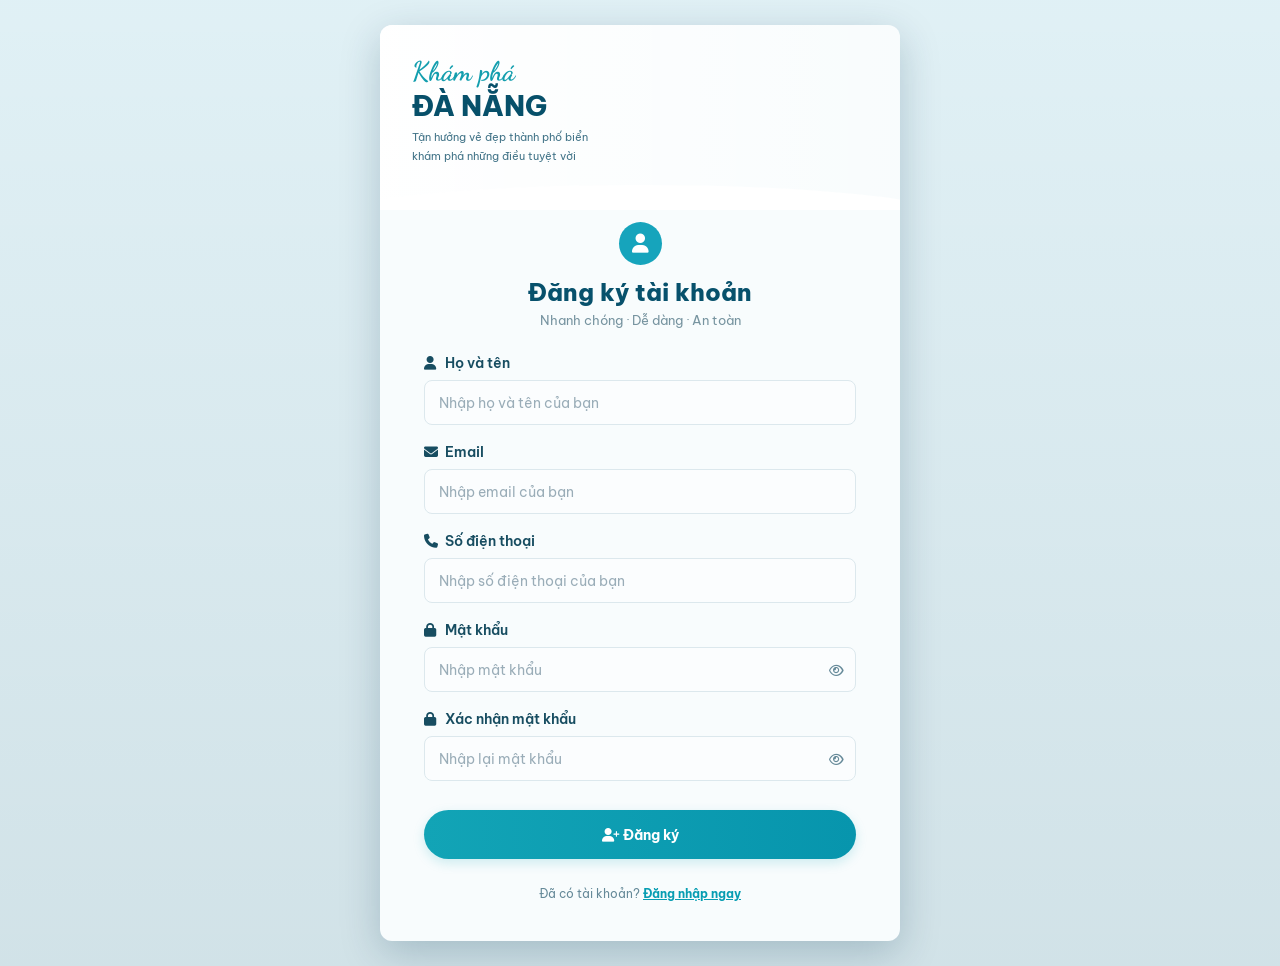
<file: Html/Dangky.html>
<!DOCTYPE html>
<html lang="vi">
<head>
    <meta charset="UTF-8">
    <meta name="viewport" content="width=device-width, initial-scale=1.0">
    <title>Đăng ký tài khoản - Đà Nẵng</title>

    <link rel="stylesheet" href="../Css/Dangky.css">

    <link rel="preconnect" href="https://fonts.googleapis.com">
    <link href="https://fonts.googleapis.com/css2?family=Be+Vietnam+Pro:wgh…;600;700;800&family=Dancing+Script:wght@600;700&display=swap" rel="stylesheet">

    <link rel="stylesheet" href="https://cdnjs.cloudflare.com/ajax/libs/font-awesome/6.5.2/css/all.min.css">
</head>
<body>

<div class="register-container">

    <div class="banner">
        <div class="banner-script">Khám phá</div>
        <h1>ĐÀ NẴNG</h1>
        <p>Tận hưởng vẻ đẹp thành phố biển<br>
        khám phá những điều tuyệt vời</p>
    </div>

    <div class="form-content">

        <div class="user-icon">
            <i class="fa-solid fa-user"></i>
        </div>

        <h2 class="form-title">Đăng ký tài khoản</h2>
        <p class="form-subtitle">
            Nhanh chóng · Dễ dàng · An toàn
        </p>

        <div class="success-message" id="success" role="status" aria-live="polite">
            <i class="fa-solid fa-circle-check"></i>
            Bạn đã đăng ký tài khoản thành công
        </div>

        <form id="registerForm">

            <div class="input-group">
                <label><i class="fa-solid fa-user"></i> Họ và tên</label>
                <input type="text" id="fullname" placeholder="Nhập họ và tên của bạn">
                <small class="error-message" id="fullnameError"></small>
            </div>

            <div class="input-group">
                <label><i class="fa-solid fa-envelope"></i> Email</label>
                <input type="email" id="email" placeholder="Nhập email của bạn">
                <small class="error-message" id="emailError"></small>
            </div>

            <div class="input-group">
                <label><i class="fa-solid fa-phone"></i> Số điện thoại</label>
                <input type="tel" id="phone" placeholder="Nhập số điện thoại của bạn">
                <small class="error-message" id="phoneError"></small>
            </div>

            <div class="input-group">
                <label><i class="fa-solid fa-lock"></i> Mật khẩu</label>
                <div class="password-box">
                    <input type="password" id="password" placeholder="Nhập mật khẩu">
                    <i class="fa-regular fa-eye toggle-password"
                       onclick="togglePassword('password', this)"></i>
                </div>
                <small class="error-message" id="passwordError"></small>
            </div>

            <div class="input-group">
                <label><i class="fa-solid fa-lock"></i> Xác nhận mật khẩu</label>
                <div class="password-box">
<input type="password" id="confirmPassword" placeholder="Nhập lại mật khẩu">
                    <i class="fa-regular fa-eye toggle-password"
                       onclick="togglePassword('confirmPassword', this)"></i>
                </div>
                <small class="error-message" id="confirmPasswordError"></small>
            </div>

            <small class="error-message" id="storageError"></small>

            <button type="submit" class="register-btn">
                <i class="fa-solid fa-user-plus"></i>
                Đăng ký
            </button>

        </form>

        <div class="footer">
            Đã có tài khoản?
            <a href="Dangnhap.html">Đăng nhập ngay</a>
        </div>

    </div>
</div>

<script src="../JS/Dangky.js"></script>
</body>
</html>
</file>
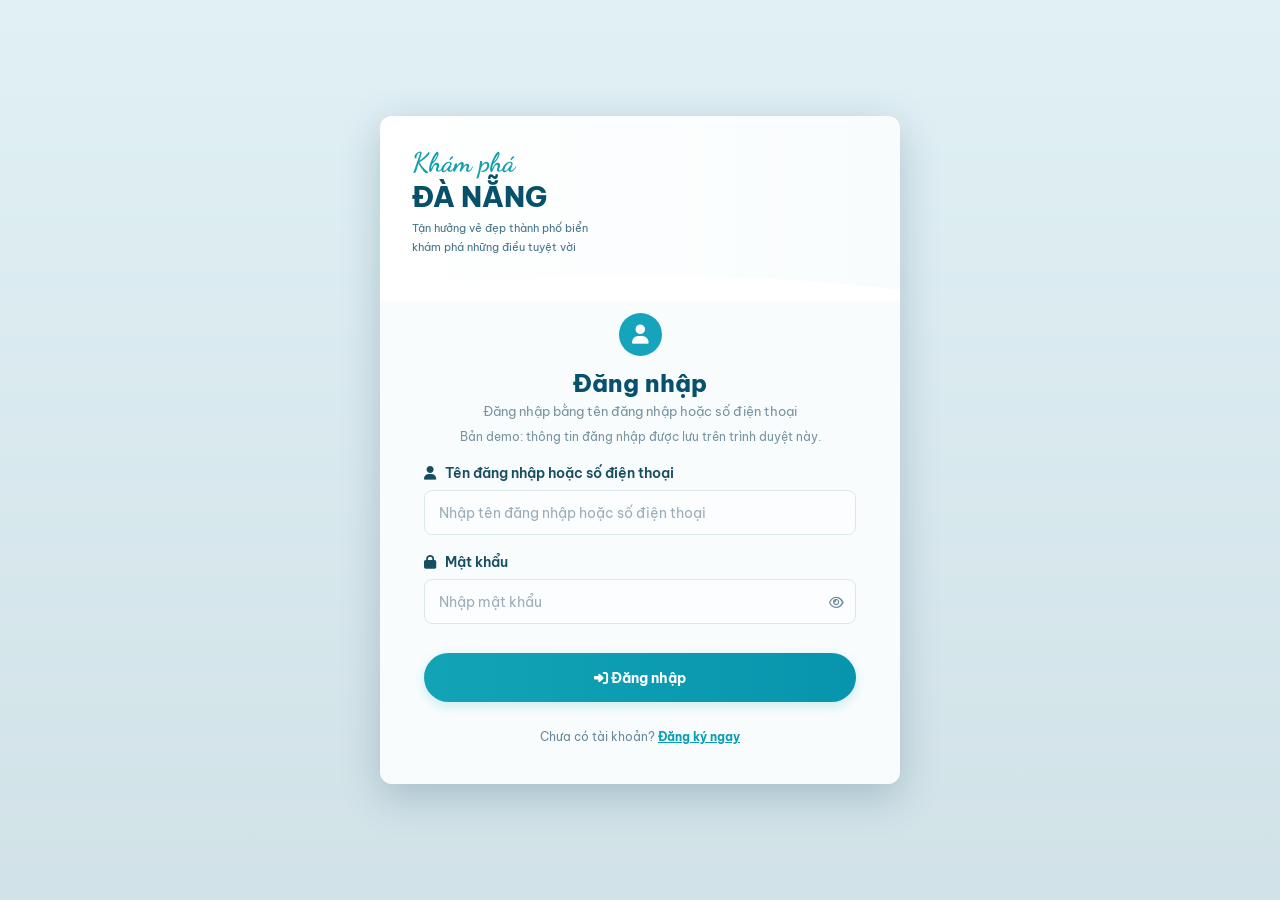
<file: Html/Dangnhap.html>
<!DOCTYPE html>
<html lang="vi">
<head>
    <meta charset="UTF-8">
    <meta name="viewport" content="width=device-width, initial-scale=1.0">
    <title>Đăng nhập - Đà Nẵng</title>

    <link rel="stylesheet" href="../Css/Dangky.css">
    <link rel="stylesheet" href="../Css/Dangnhap.css">

    <link rel="preconnect" href="https://fonts.googleapis.com">
    <link href="https://fonts.googleapis.com/css2?family=Be+Vietnam+Pro:wght@400;500;600;700;800&family=Dancing+Script:wght@600;700&display=swap" rel="stylesheet">
    <link rel="stylesheet" href="https://cdnjs.cloudflare.com/ajax/libs/font-awesome/6.5.2/css/all.min.css">
</head>
<body>
    <div class="register-container">
        <div class="banner">
            <div class="banner-script">Khám phá</div>
            <h1>ĐÀ NẴNG</h1>
            <p>Tận hưởng vẻ đẹp thành phố biển<br>
            khám phá những điều tuyệt vời</p>
        </div>

        <div class="form-content">
            <div class="user-icon">
                <i class="fa-solid fa-user"></i>
            </div>

            <h2 class="form-title">Đăng nhập</h2>
            <p class="form-subtitle">Đăng nhập bằng tên đăng nhập hoặc số điện thoại</p>
            <small class="login-notice">Bản demo: thông tin đăng nhập được lưu trên trình duyệt này.</small>

            <div class="success-message" id="success" role="status" aria-live="polite">
                Đăng nhập thành công. Đang chuyển về trang chủ...
            </div>

            <form id="loginForm">
                <div class="input-group">
                    <label for="username"><i class="fa-solid fa-user"></i> Tên đăng nhập hoặc số điện thoại</label>
                    <input type="text" id="username" placeholder="Nhập tên đăng nhập hoặc số điện thoại" autocomplete="username">
                    <small class="error-message" id="usernameError"></small>
                </div>

                <div class="input-group">
                    <label for="password"><i class="fa-solid fa-lock"></i> Mật khẩu</label>
                    <div class="password-box">
                        <input type="password" id="password" placeholder="Nhập mật khẩu" autocomplete="current-password">
                        <i class="fa-regular fa-eye toggle-password"
                           onclick="togglePassword('password', this)"></i>
                    </div>
                    <small class="error-message" id="passwordError"></small>
                </div>

                <small class="error-message" id="storageError"></small>

                <button type="submit" class="register-btn">
                    <i class="fa-solid fa-right-to-bracket"></i>
                    Đăng nhập
                </button>
            </form>

            <div class="footer">
                Chưa có tài khoản?
                <a href="Dangky.html">Đăng ký ngay</a>
            </div>
        </div>
    </div>

    <script src="../JS/Dangnhap.js"></script>
</body>
</html>
</file>
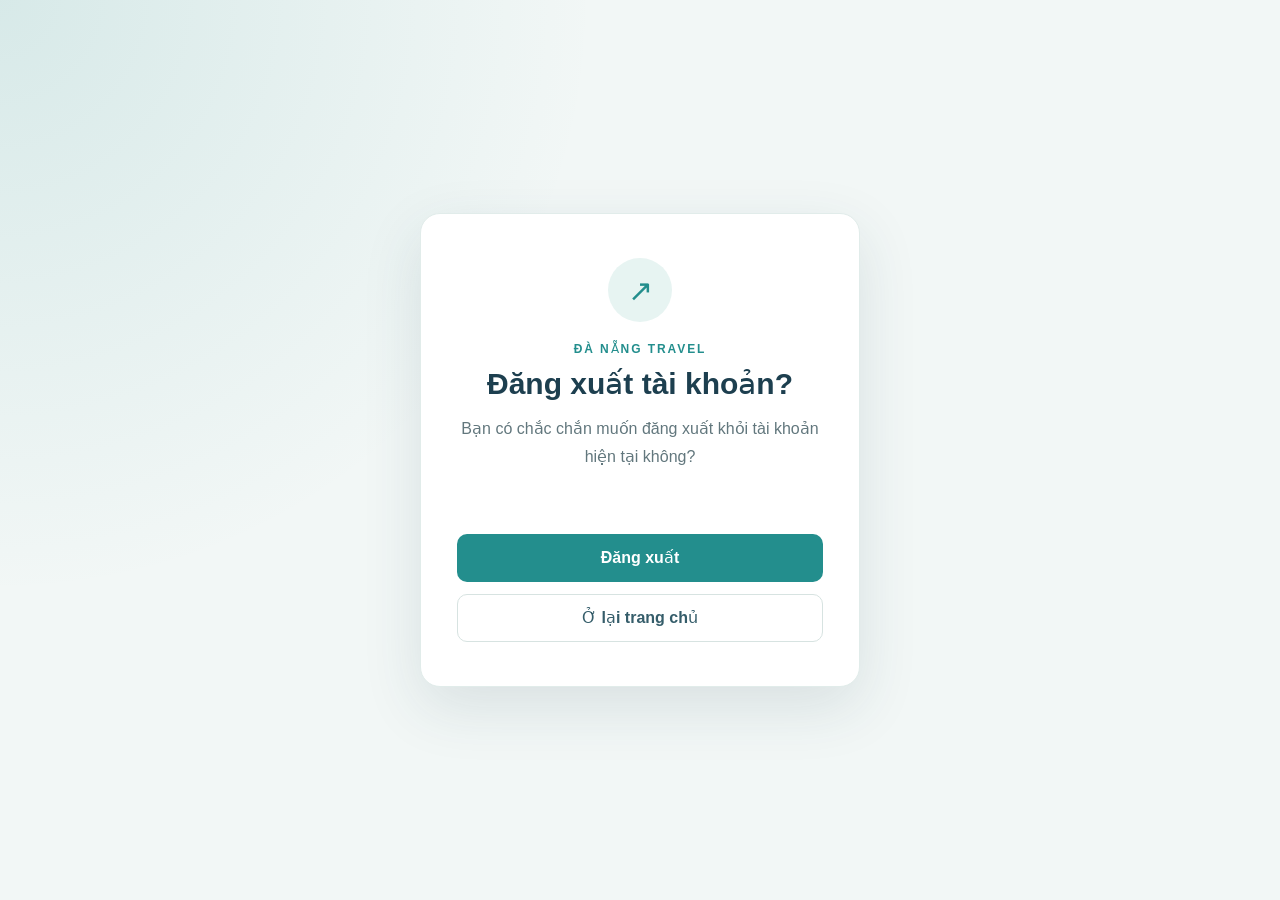
<file: Html/Dangxuat.html>
<!DOCTYPE html>
<html lang="vi">
<head>
    <meta charset="UTF-8">
    <meta name="viewport" content="width=device-width, initial-scale=1.0">
    <title>Đăng xuất - Đà Nẵng Travel</title>
    <link rel="stylesheet" href="../Css/Dangxuat.css">
</head>
<body>
    <main class="logout-card">
        <div class="logout-icon" aria-hidden="true">↗</div>
        <p class="eyebrow">ĐÀ NẴNG TRAVEL</p>
        <h1>Đăng xuất tài khoản?</h1>
        <p class="logout-description">
            Bạn có chắc chắn muốn đăng xuất khỏi tài khoản hiện tại không?
        </p>

        <p class="logout-message" id="logoutMessage" role="status" aria-live="polite"></p>

        <form id="logoutForm" class="logout-actions">
            <button type="submit" class="button button-primary">Đăng xuất</button>
            <a class="button button-secondary" href="index.html">Ở lại trang chủ</a>
        </form>
    </main>

    <script src="../JS/Dangxuat.js"></script>
</body>
</html>
</file>
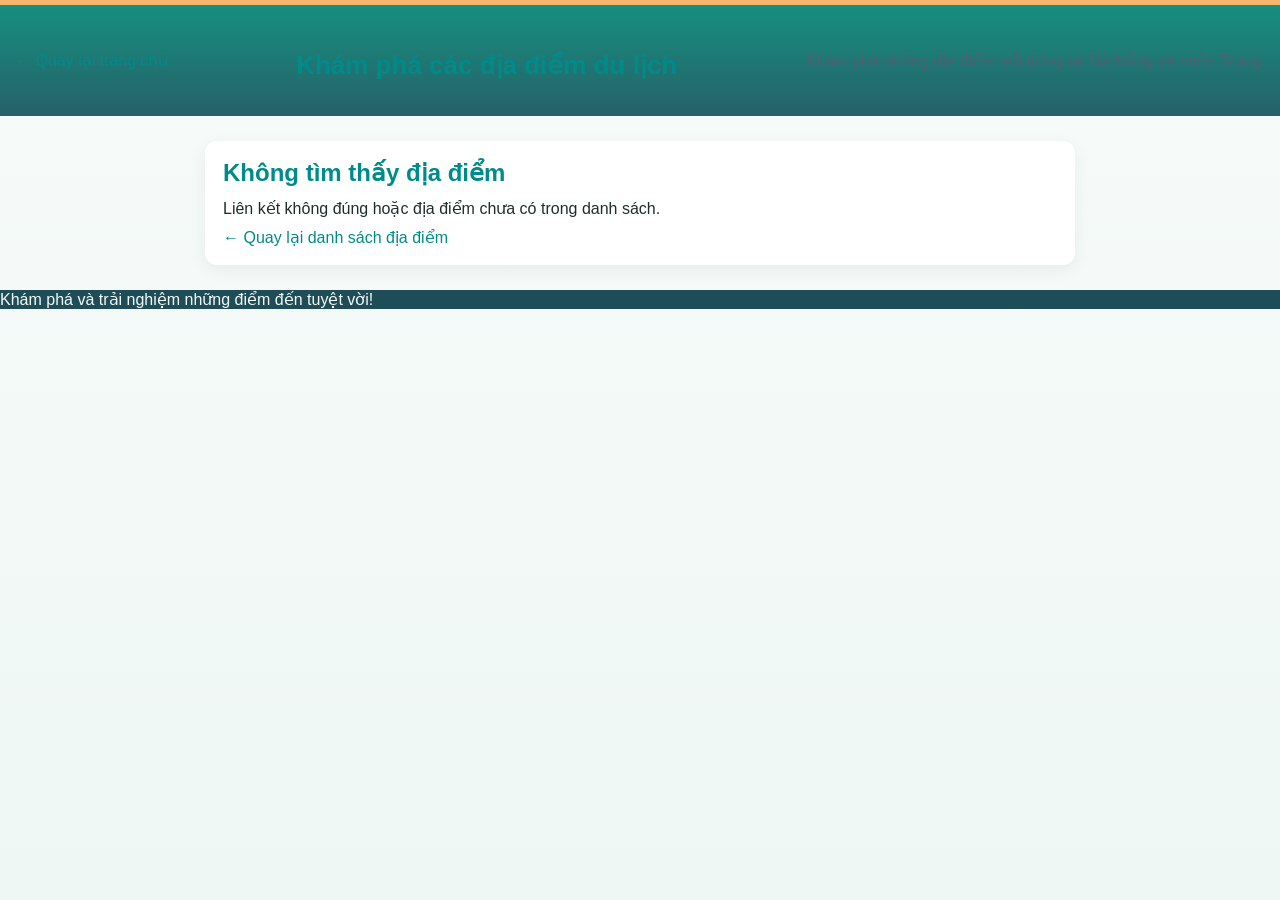
<file: Html/diadiem.html>
<!DOCTYPE html>
<html lang="vi">
<head>
    <meta charset="UTF-8">
    <meta name="viewport" content="width=device-width, initial-scale=1.0">
    <title>Thông tin địa điểm du lịch</title>
    <link rel="stylesheet" href="../Css/style.css">
    <script src="../JS/index.js" defer></script>
</head>
<body>

    <header class="detail-header">
        <a href="index.html" class="back-link">
            ← Quay lại trang chủ
        </a>
        <h1>Khám phá các địa điểm du lịch</h1>
        <p>Khám phá những địa điểm nổi tiếng tại Đà Nẵng và miền Trung.</p>
    </header>

    <main class="detail-container">

        <!-- JavaScript tạo thông tin chi tiết từ mảng -->
        <div id="detailList"></div>   
    </main>
    <footer class="footer">
        <p>Khám phá và trải nghiệm những điểm đến tuyệt vời!</p>
    </footer>

</body>
</html>
</file>
<file: Css/Dangky.css>
* {
    margin: 0;
    padding: 0;
    box-sizing: border-box;
}

body {
    min-height: 100vh;
    display: flex;
    justify-content: center;
    align-items: center;
    padding: 25px 12px;
    font-family: 'Be Vietnam Pro', sans-serif;

    background:
        linear-gradient(rgba(0,135,175,.12), rgba(0,95,125,.18)),
        url('https://booking.muongthanh.com/upload_images/images/H%60/bai-bien-my-khe-da-nang.jpg')
        center/cover no-repeat fixed;
}

/* CONTAINER */
.register-container {
    width: 100%;
    max-width: 520px;
    background: #f8fcfd;
    border-radius: 12px;
    overflow: hidden;
    box-shadow: 0 12px 40px rgba(0,49,77,.22);
    animation: fadeIn .7s ease;
}

@keyframes fadeIn {
    from {
        opacity: 0;
        transform: translateY(20px);
    }
    to {
        opacity: 1;
        transform: translateY(0);
    }
}

/* BANNER */
.banner {
    height: 185px;
    padding: 30px 32px;
    position: relative;
    overflow: hidden;

    background:
        linear-gradient(90deg,
            rgba(255,255,255,.96),
            rgba(255,255,255,.08)),
        url('https://media.vietravel.com/images/Content/dia-diem-du-lich-da-nang-4245.jpg')
        center/cover no-repeat;
}

.banner::after {
    content: "";
    position: absolute;
    bottom: -40px;
    left: -10%;
    width: 120%;
    height: 65px;
    background: white;
    border-radius: 50%;
}

.banner-script {
    font-family: 'Dancing Script', cursive;
    color: #139eae;
    font-size: 27px;
    font-weight: 700;
}

.banner h1 {
    font-size: 28px;
    color: #07506a;
    font-weight: 800;
}

.banner p {
    color: #427488;
    font-size: 11px;
    line-height: 1.7;
    margin-top: 5px;
}

/* FORM */
.form-content {
    padding: 12px 44px 40px;
}

.user-icon {
    width: 43px;
    height: 43px;
    border-radius: 50%;
    background: #16a4bc;
    color: white;
    display: flex;
    align-items: center;
    justify-content: center;
    margin: 0 auto 12px;
    font-size: 19px;
}

.form-title {
    text-align: center;
    color: #07516c;
    font-size: 24px;
    font-weight: 800;
}

.form-subtitle {
    text-align: center;
    color: #7794a0;
    font-size: 13px;
    margin-top: 5px;
    margin-bottom: 26px;
}

/* INPUT */
.input-group {
    margin-bottom: 18px;
}

.input-group label {
    display: flex;
    align-items: center;
    gap: 8px;
    color: #174d61;
    font-size: 14px;
    font-weight: 600;
    margin-bottom: 8px;
}

.input-group label i {
    width: 13px;
    font-size: 14px;
}

.input-group input {
    width: 100%;
    height: 45px;
    padding: 0 14px;
    border: 1px solid #dce8ed;
    border-radius: 8px;
    outline: none;
    background: #fbfdfe;
    font-family: inherit;
    font-size: 14px;
    color: #28566a;
    transition: .25s;
}

.input-group input::placeholder {
    color: #9aadb8;
}

.input-group input:focus {
    border-color: #159eb3;
    background: white;
    box-shadow: 0 0 0 3px rgba(21,158,179,.10);
}

/* PASSWORD */
.password-box {
position: relative;
}

.password-box input {
    padding-right: 35px;
}

.toggle-password {
    position: absolute;
    right: 12px;
    top: 50%;
    transform: translateY(-50%);
    cursor: pointer;
    color: #668a99;
    font-size: 13px;
}

/* ERROR */
.error-message {
    font-size: 12px;
    color: #e34e4e;
    margin-top: 4px;
    display: block;
    min-height: 0;
}

.error-message:not(:empty) {
    margin-bottom: 2px;
}

/* BUTTON */
.register-btn {
    margin-top: 11px;
    width: 100%;
    height: 49px;
    border: none;
    border-radius: 30px;
    color: white;
    font-family: inherit;
    font-size: 14px;
    font-weight: 700;
    cursor: pointer;
    background: linear-gradient(90deg,#12a4b6,#0795ad);
    box-shadow: 0 4px 12px rgba(12,158,180,.18);
    transition: .25s;
}

.register-btn:hover {
    transform: translateY(-2px);
    box-shadow: 0 6px 16px rgba(12,158,180,.3);
}

/* FOOTER */
.footer {
    margin-top: 27px;
    text-align: center;
    font-size: 12px;
    color: #668a99;
}

.footer a {
    color: #079db2;
    font-weight: 700;
    text-decoration: underline;
}

/* SUCCESS */
.success-message {
    display: none;
    padding: 12px;
    background: #e8f8f1;
    border: 1px solid #bcebd5;
    border-radius: 8px;
    color: #18865c;
    font-size: 14px;
    text-align: center;
    margin-bottom: 15px;
}

/* MOBILE */
@media (max-width: 480px) {
    body {
        padding: 15px 12px;
        background-attachment: scroll;
    }

    .register-container {
        max-width: 380px;
    }

    .banner {
        height: 145px;
        padding: 23px 22px;
    }

    .banner-script {
        font-size: 23px;
    }

    .banner h1 {
        font-size: 24px;
    }

    .banner p {
        font-size: 10px;
    }

    .form-content {
        padding: 10px 26px 28px;
    }

    .user-icon {
        width: 38px;
        height: 38px;
        margin-bottom: 11px;
        font-size: 17px;
    }

    .form-title {
        font-size: 21px;
    }

    .form-subtitle {
        font-size: 12px;
        margin-bottom: 21px;
    }

    .input-group {
        margin-bottom: 15px;
    }

    .input-group label {
        font-size: 13px;
    }

    .input-group input {
        height: 40px;
        font-size: 13px;
    }

    .register-btn {
        height: 43px;
    }

    .social-btn {
        font-size: 11px;
    }
}
</file>
<file: Css/Dangnhap.css>
.login-notice {
    display: block;
    margin: -16px 0 20px;
    color: #7794a0;
    font-size: 12px;
    text-align: center;
}
</file>
<file: Css/Dangxuat.css>
:root {
    font-family: "Be Vietnam Pro", Arial, sans-serif;
    color: #173b46;
    background: #f2f7f6;
    font-synthesis: none;
}

* {
    box-sizing: border-box;
}

body {
    display: grid;
    min-height: 100vh;
    margin: 0;
    padding: 24px;
    place-items: center;
    background:
        radial-gradient(circle at top left, rgba(35, 142, 141, 0.13), transparent 38%),
        #f2f7f6;
}

.logout-card {
    width: min(100%, 440px);
    padding: 44px 36px;
    border: 1px solid #e1ecea;
    border-radius: 20px;
    background: #fff;
    box-shadow: 0 20px 60px rgba(29, 63, 79, 0.12);
    text-align: center;
}

.logout-icon {
    display: grid;
    width: 64px;
    height: 64px;
    margin: 0 auto 20px;
    place-items: center;
    border-radius: 50%;
    background: #e7f4f2;
    color: #238e8d;
    font-size: 30px;
    font-weight: 700;
}

.eyebrow {
    margin: 0 0 10px;
    color: #238e8d;
    font-size: 12px;
    font-weight: 700;
    letter-spacing: 0.16em;
}

h1 {
    margin: 0;
    color: #1d3f4f;
    font-size: clamp(24px, 6vw, 30px);
}

.logout-description {
    margin: 14px 0 28px;
    color: #62777d;
    line-height: 1.7;
}

.logout-message {
    min-height: 24px;
    margin: 0 0 12px;
    color: #a52c2c;
    font-size: 14px;
}

.logout-actions {
    display: grid;
    gap: 12px;
}

.button {
    display: inline-flex;
    min-height: 48px;
    align-items: center;
    justify-content: center;
    padding: 12px 18px;
    border: 1px solid transparent;
    border-radius: 10px;
    font: inherit;
    font-weight: 600;
    text-decoration: none;
    cursor: pointer;
    transition: background-color 0.2s ease, border-color 0.2s ease;
}

.button-primary {
    background: #238e8d;
    color: #fff;
}

.button-primary:hover {
    background: #1d7474;
}

.button-secondary {
    border-color: #d7e3e1;
    background: #fff;
    color: #355d6a;
}

.button-secondary:hover {
    background: #f4f8f7;
}

.button:focus-visible {
    outline: 3px solid rgba(35, 142, 141, 0.35);
    outline-offset: 3px;
}

@media (max-width: 480px) {
    .logout-card {
        padding: 36px 24px;
    }
}
</file>
<file: Css/style.css>
:root {
    --primary: #0d8a7a;
    --primary-dark: #0a6c5d;
    --primary-soft: #dff5f1;
    --accent: #f2b66d;
    --accent-deep: #d77d43;
    --navy: #1d3f4f;
    --navy-soft: #355d6a;
    --text: #1f2d2c;
    --muted: #647a7a;
    --surface: #ffffff;
    --surface-alt: #f5faf8;
    --border: #dfeae7;
    --shadow: rgba(20, 58, 63, 0.12);
    --footer-bg: #1f4d57;
    --footer-text: #f5f9f8;
    --footer-muted: #d6e7e3;
    --footer-accent: #f2b66d;
    --footer-divider: rgba(245, 249, 248, 0.18);
}

* {
    box-sizing: border-box;
    margin: 0;
    padding: 0;
}

html {
    scroll-behavior: smooth;
}

body {
    font-family: Arial, sans-serif;
    background: linear-gradient(180deg, #f7fbfa 0%, #eef7f4 100%);
    color: var(--text);
    min-height: 100vh;
}

img {
    max-width: 100%;
    display: block;
}

a {
    text-decoration: none;
}

header {
    display: flex;
    justify-content: space-between;
    align-items: center;
    padding: 15px 50px;
    position: relative;
    border-top: 5px solid var(--accent);
    background: linear-gradient(180deg, rgba(13, 138, 122, 0.96), rgba(25, 87, 96, 0.94));
}

.header-logo {
    display: flex;
    align-items: center;
    gap: 10px;
}

.logo-img {
    height: 40px;
    object-fit: contain;
}

.logo-text {
    color: #ffffff;
    font-size: 20px;
    font-weight: bold;
}

.header-menu {
    display: flex;
    flex-wrap: wrap;
    gap: 30px;
}

.menu-item {
    color: #ffffff;
    font-size: 14px;
    font-weight: 600;
    transition: color 0.3s ease;
}

.menu-item:hover {
    color: #238E8D;
}

.account-menu {
    position: relative;
}

.account-greeting {
    border: 0;
    padding: 0;
    background: transparent;
    cursor: pointer;
    font-family: inherit;
}

.account-dropdown {
    position: absolute;
    z-index: 20;
    top: calc(100% + 12px);
    right: 0;
    min-width: 190px;
    padding: 6px;
    border: 1px solid var(--border);
    border-radius: 10px;
    background: var(--surface);
    box-shadow: 0 8px 24px var(--shadow);
}

.account-dropdown a {
    display: block;
    padding: 10px 12px;
    border-radius: 6px;
    color: var(--text);
    font-size: 14px;
    white-space: nowrap;
}

.account-dropdown a:hover,
.account-dropdown a:focus-visible {
    color: var(--primary-dark);
    background: var(--primary-soft);
}

.account-page {
    width: min(760px, 92%);
    margin: 48px auto;
    padding: 32px;
    border: 1px solid var(--border);
    border-radius: 16px;
    background: var(--surface);
    box-shadow: 0 10px 30px var(--shadow);
}

.account-profile-page {
    min-height: 390px;
}

.account-page h1 {
    margin-bottom: 10px;
    color: var(--navy);
}

.account-page-intro {
    margin-bottom: 24px;
    color: var(--muted);
    line-height: 1.6;
}

.account-details,
.tour-details {
    display: grid;
    gap: 12px;
}

.account-detail,
.tour-card {
    padding: 16px;
    border: 1px solid var(--border);
    border-radius: 10px;
    background: var(--surface-alt);
}

.account-detail {
    min-height: 58px;
    display: flex;
    flex-wrap: wrap;
    align-items: center;
    gap: 8px;
    padding: 18px;
}

.account-detail strong,
.tour-card strong {
    color: var(--navy);
}

.tour-card h2 {
    margin-bottom: 12px;
    color: var(--primary-dark);
    font-size: 18px;
}

.tour-card p {
    margin-top: 8px;
    line-height: 1.5;
}

.tour-payment-notice {
    margin-top: 16px;
    padding: 14px;
    border-radius: 8px;
    color: var(--navy);
    background: var(--primary-soft);
    line-height: 1.6;
}

.tour-payment-link {
    display: inline-block;
    margin-top: 12px;
    padding: 10px 16px;
    border-radius: 7px;
    color: #ffffff;
    background: var(--primary);
    font-weight: 700;
}

.tour-payment-link:hover,
.tour-payment-link:focus-visible {
    color: #ffffff;
    background: var(--primary-dark);
}

.account-notice {
    padding: 14px;
    border-radius: 8px;
    color: var(--navy);
    background: var(--primary-soft);
    line-height: 1.6;
}

.account-notice a {
    color: var(--primary-dark);
    font-weight: 700;
    text-decoration: underline;
}

@media (max-width: 500px) {
    .account-page {
        margin: 28px auto;
        padding: 22px 18px;
    }

    .account-dropdown {
        right: auto;
        left: 0;
    }
}

.slider {
    width: 100%;
    height: 75vh;
    min-height: 450px;
    max-height: 700px;
    overflow: hidden;
    margin: 0 auto;
}

.slides {
    display: flex;
    width: 100%;
    height: 100%;
    transition: transform 0.8s ease-in-out;
}

.slide {
    flex: 0 0 100%;
    display: flex;
    align-items: center;
    justify-content: center;
    gap: 50px;
    padding: 0 6%;
    box-sizing: border-box;
}

.slide img {
    width: 50%;
    height: 55vh;
    max-height: 500px;
    min-height: 300px;
    object-fit: contain;
    border-radius: 16px;
}

.description {
    flex: 1;
    max-width: 550px;
}

.description h2 {
    font-size: clamp(28px, 3vw, 44px);
    margin-bottom: 24px;
    line-height: 1.3;
}

.description p {
    font-size: clamp(17px, 1.4vw, 22px);
    line-height: 1.8;
}

.container {
    max-width: 1200px;
    width: 95%;
    margin: 35px auto 20px;
    padding: 0 4px;
}

.places h2 {
    color: #008b8b;
    font-size: 22px;
    text-align: center;
    margin-bottom: 18px;
}

.place-grid {
    display: grid;
    grid-template-columns: repeat(4, minmax(0, 1fr));
    gap: 14px;
    align-items: stretch;
}

.place-card {
    display: flex;
    flex-direction: column;
    min-width: 0;
    overflow: hidden;
    color: inherit;
    background-color: white;
    border-radius: 12px;
    box-shadow: 0 5px 18px rgba(0, 0, 0, 0.06);
    transition: transform 0.2s ease, box-shadow 0.2s ease;
    cursor: pointer;
}

.place-card:hover {
    transform: translateY(-4px);
    box-shadow: 0 8px 20px rgba(0, 0, 0, 0.12);
}

.place-card img {
    display: block;
    width: 100%;
    height: 190px;
    object-fit: cover;
}

.place-info {
    padding: 14px 16px 18px;
    flex: 1;
}

.place-info h3 {
    color: #008b8b;
    font-size: 16px;
    line-height: 1.5;
    margin-bottom: 10px;
}

.place-info p {
    font-size: 14px;
    line-height: 1.8;
    color: #526071;
}

.place-card.hidden {
    display: none;
}

.button-container {
    text-align: center;
    margin: 22px 0;
}

#toggleButton {
    background-color: #008b8b;
    color: white;
    border: none;
    border-radius: 6px;
    padding: 10px 24px;
    font-size: 14px;
    cursor: pointer;
}

#toggleButton:hover {
    background-color: #006f6f;
}

.place-detail-modal {
    position: fixed;
    inset: 0;
    z-index: 1100;
    display: none;
    align-items: center;
    justify-content: center;
    padding: 30px;
    background: rgba(0, 0, 0, 0.88);
}

.place-detail-modal.hien {
    display: flex;
}

.place-detail-content {
    position: relative;
    width: min(1100px, 92vw);
    max-height: 88vh;
    display: grid;
    grid-template-columns: minmax(0, 1.2fr) minmax(280px, 0.8fr);
    gap: 28px;
    align-items: center;
    padding: 28px;
    overflow: auto;
    background: white;
    border-radius: 14px;
}

.place-detail-content > img {
    width: 100%;
    max-height: 72vh;
    object-fit: contain;
    border-radius: 10px;
}

.place-detail-info h2 {
    margin-bottom: 16px;
    color: #008b8b;
}

.place-detail-info p {
    margin-bottom: 12px;
    line-height: 1.8;
    color: #526071;
}

.place-detail-info h3 {
    margin: 18px 0 5px;
    color: #008b8b;
    font-size: 17px;
}

.place-detail-close {
    position: absolute;
    top: 15px;
    right: 28px;
    border: none;
    background: transparent;
    color: white;
    font-size: 42px;
    cursor: pointer;
    line-height: 1;
}

.tieu-de {
    text-align: center;
    font-size: 27px;
    margin: 0 0 27px;
    color: #202020;
}

.tieu-de span {
    color: #36a4a6;
}

.danh-sach {
    display: grid;
    grid-template-columns: repeat(3, minmax(0, 1fr));
    gap: 18px;
}

.dia-diem {
    position: relative;
    height: 240px;
    overflow: hidden;
    border-radius: 16px;
    cursor: pointer;
    box-shadow: 0 5px 15px rgba(0, 0, 0, 0.12);
}

.dia-diem img {
    width: 100%;
    height: 100%;
    object-fit: cover;
    display: block;
    transition: transform 0.35s ease;
}

.dia-diem:hover img {
    transform: scale(1.06);
}

.ten-dia-diem {
    position: absolute;
    bottom: 16px;
    left: 6%;
    width: 88%;
    padding: 12px 8px;
    text-align: center;
    background: rgba(255, 255, 255, 0.94);
    border-radius: 30px;
    font-size: 14px;
    font-weight: bold;
    color: #333;
}

.hop-phong-to {
    position: fixed;
    inset: 0;
    z-index: 1000;
    display: none;
    justify-content: center;
    align-items: center;
    flex-direction: column;
    gap: 12px;
    padding: 40px 20px;
    background: rgba(0, 0, 0, 0.88);
}

.hop-phong-to.hien {
    display: flex;
}

.hop-phong-to img {
    width: 95vw;
    height: 90vh;
    max-width: 1600px;
    max-height: 95vh;
    object-fit: contain;
    border-radius: 10px;
    box-shadow: 0 5px 25px rgba(0, 0, 0, 0.4);
}

#tenAnhPhongTo {
    color: white;
    font-size: 18px;
    text-align: center;
}

.nut-dong {
    position: absolute;
    top: 15px;
    right: 28px;
    border: none;
    background: transparent;
    color: white;
    font-size: 42px;
    cursor: pointer;
    line-height: 1;
}

.nut-dong:hover {
    color: #36c0c2;
}

.detail-header {
    text-align: center;
    padding: 30px 15px;
    background-color: white;
}

.detail-header h1 {
    color: #008b8b;
    margin: 15px 0 5px;
    font-size: 26px;
}

.detail-header p {
    color: #526071;
}

.back-link {
    display: inline-block;
    color: #008b8b;
    text-decoration: none;
}

.back-link:hover {
    text-decoration: underline;
}

.detail-container {
    max-width: 900px;
    margin: 25px auto;
    padding: 0 15px;
}

.detail-item {
    display: flex;
    gap: 22px;
    align-items: flex-start;
    background-color: white;
    padding: 18px;
    margin-bottom: 22px;
    border-radius: 12px;
    box-shadow: 0 5px 18px rgba(0, 0, 0, 0.06);
    scroll-margin-top: 20px;
}

.detail-item img {
    width: 42%;
    min-height: 220px;
    max-height: 300px;
    object-fit: cover;
    border-radius: 8px;
}

.detail-info {
    flex: 1;
}

.detail-info h2 {
    color: #008b8b;
    margin-bottom: 12px;
}

.detail-info p {
    margin-bottom: 10px;
}

footer {
    width: 100%;
    background: var(--footer-bg);
    color: var(--footer-text);
    font-family: Arial, sans-serif;
}

.foo_container {
    max-width: 1260px;
    margin: 0 auto;
    padding: 40px 30px 44px;
    display: flex;
    justify-content: space-between;
    align-items: flex-start;
    gap: 35px;
}

.img_logo {
    flex: 1;
}

.img_logo img {
    width: 160px;
    max-width: 100%;
    height: auto;
    object-fit: contain;
}

.info {
    flex: 1.5;
    display: flex;
    flex-direction: column;
    gap: 18px;
}

.contact {
    display: flex;
    align-items: center;
    gap: 12px;
}

.contact img {
    width: 22px;
    height: 22px;
    object-fit: contain;
    flex-shrink: 0;
    filter: brightness(0) invert(1);
}

.contact p {
    margin: 0;
    color: var(--footer-text);
    font-size: 14px;
    line-height: 1.6;
    overflow-wrap: anywhere;
}

.element {
    flex: 0.7;
    display: flex;
    flex-direction: column;
    gap: 18px;
    padding-top: 4px;
}

.element a {
    color: var(--footer-text);
    text-decoration: none;
    font-size: 15px;
    transition: color 0.3s ease;
}

.element a:hover {
    color: var(--footer-accent);
}

.fol_us {
    flex: 1;
    display: flex;
    align-items: center;
    flex-wrap: wrap;
    gap: 15px;
}

.follow_us {
    width: 100%;
    margin: 0 0 5px;
    color: var(--footer-accent);
    font-size: 18px;
    font-weight: bold;
}

.fol_us img {
    width: 28px;
    height: 28px;
    object-fit: contain;
    filter: brightness(0) invert(1);
}

.copyright {
    border-top: 1px solid var(--footer-divider);
    padding: 18px 30px 22px;
    text-align: center;
    color: var(--footer-muted);
    font-size: 13px;
}

@media (max-width: 1000px) {
    .place-grid {
        grid-template-columns: repeat(2, minmax(0, 1fr));
    }

    .foo_container {
        flex-wrap: wrap;
    }
}

@media (max-width: 760px) {
    .container {
        max-width: 600px;
        padding: 0 15px;
    }

    .place-grid {
        grid-template-columns: 1fr;
    }

    .place-detail-content {
        grid-template-columns: 1fr;
    }

    .danh-sach {
        grid-template-columns: repeat(2, minmax(0, 1fr));
    }

    .dia-diem {
        height: 210px;
    }

    .slider {
        height: 65vh;
        min-height: 400px;
    }

    .slide {
        flex-direction: column;
        gap: 20px;
        padding: 20px;
        justify-content: center;
    }

    .slide img {
        width: 100%;
        height: 35vh;
        min-height: 180px;
    }

    .description {
        width: 100%;
        flex: 0 1 auto;
    }

    .description h2 {
        font-size: 25px;
        margin-bottom: 10px;
    }

    .description p {
        font-size: 16px;
    }
}

@media (max-width: 500px) {
    header {
        padding: 15px 20px;
    }

    .header-menu {
        gap: 12px;
    }

    .danh-sach {
        grid-template-columns: 1fr;
    }

    .dia-diem {
        height: 230px;
    }

    .tieu-de {
        font-size: 23px;
    }

    .detail-item {
        flex-direction: column;
    }

    .detail-item img {
        width: 100%;
        min-height: 180px;
    }
}
</file>
